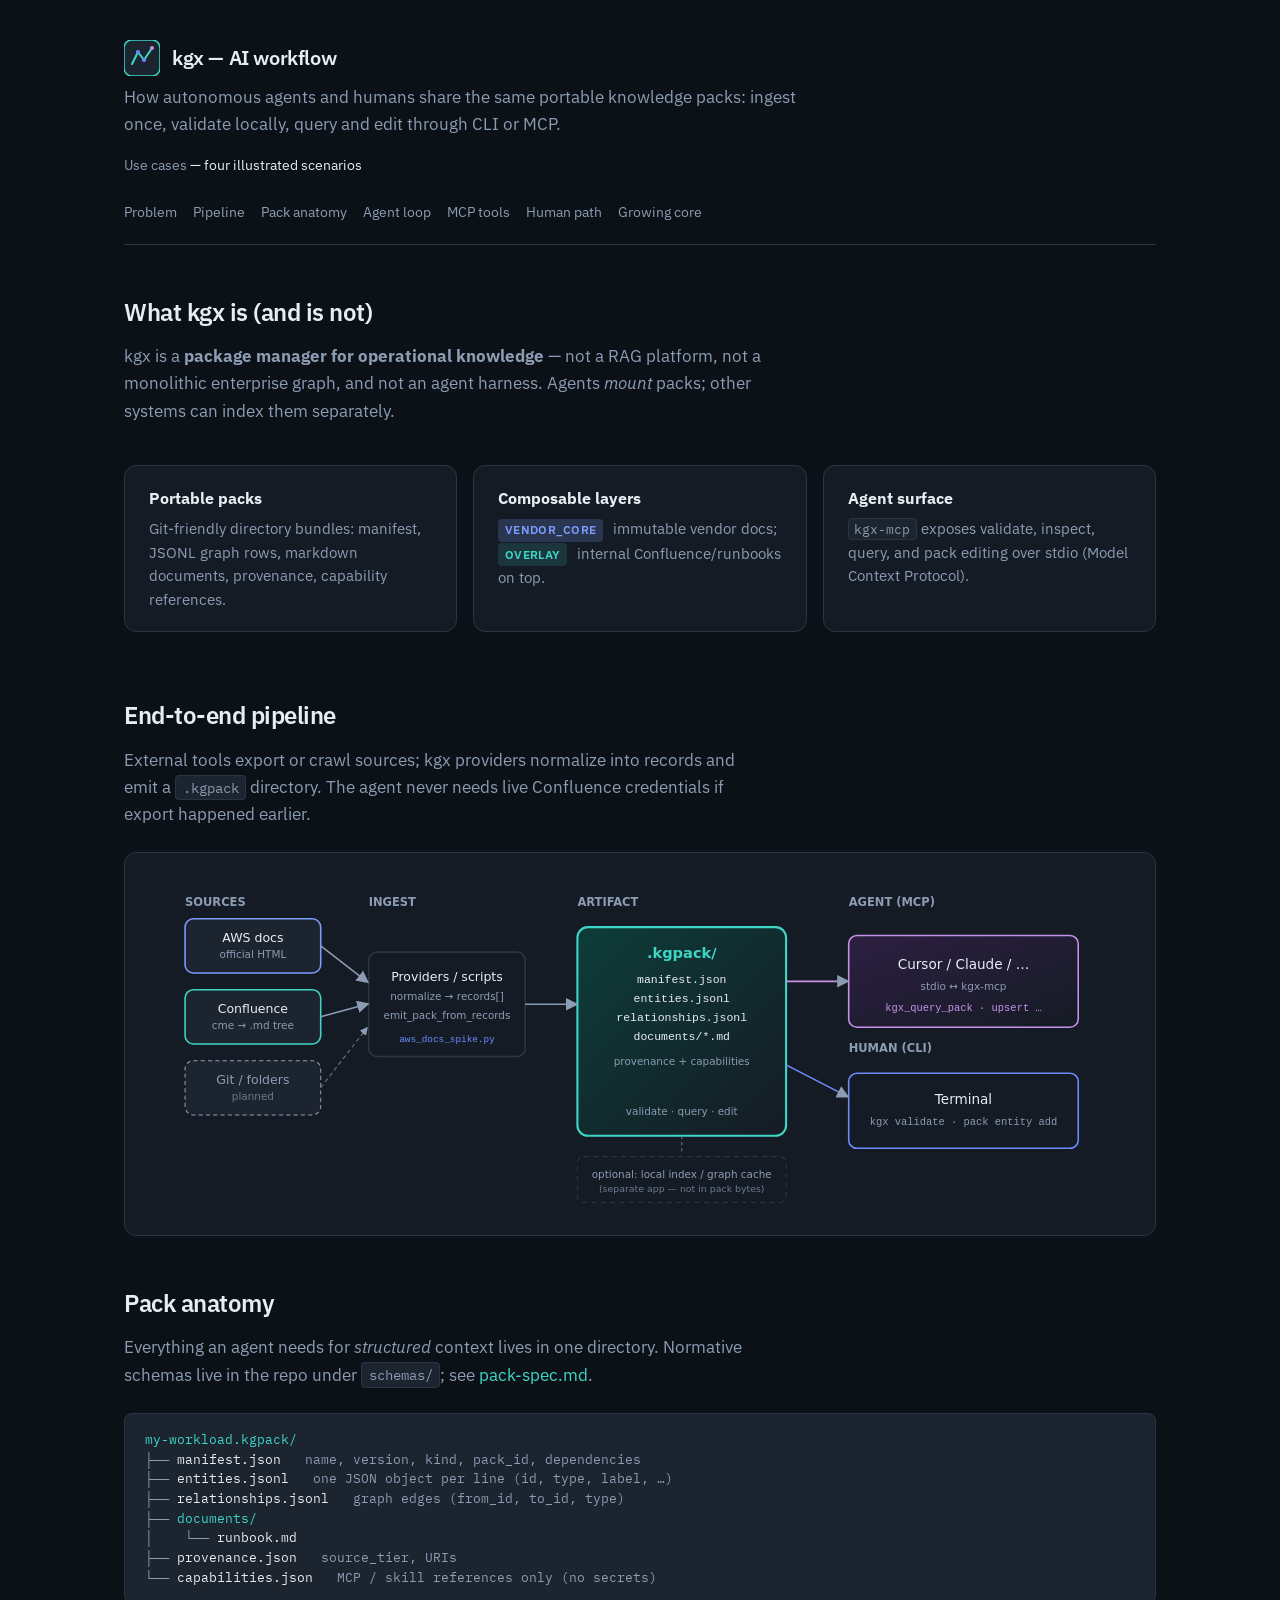
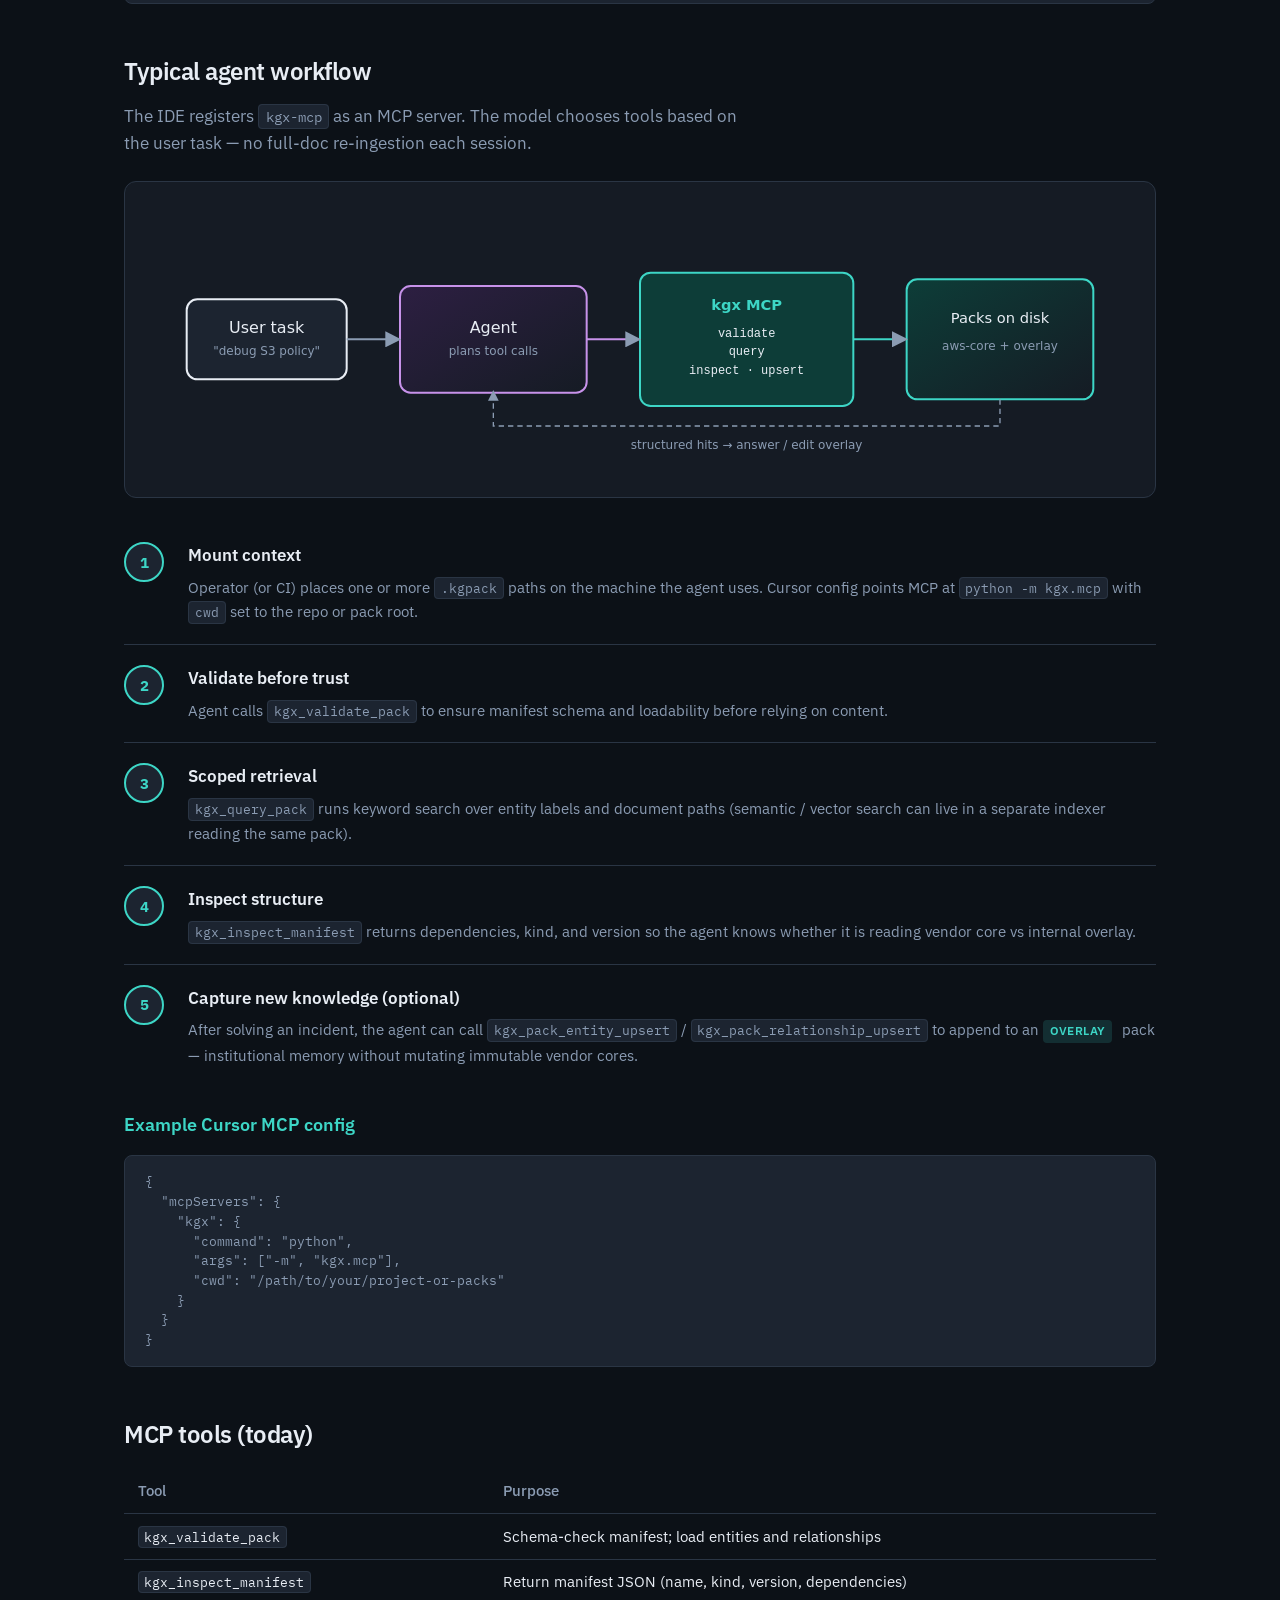
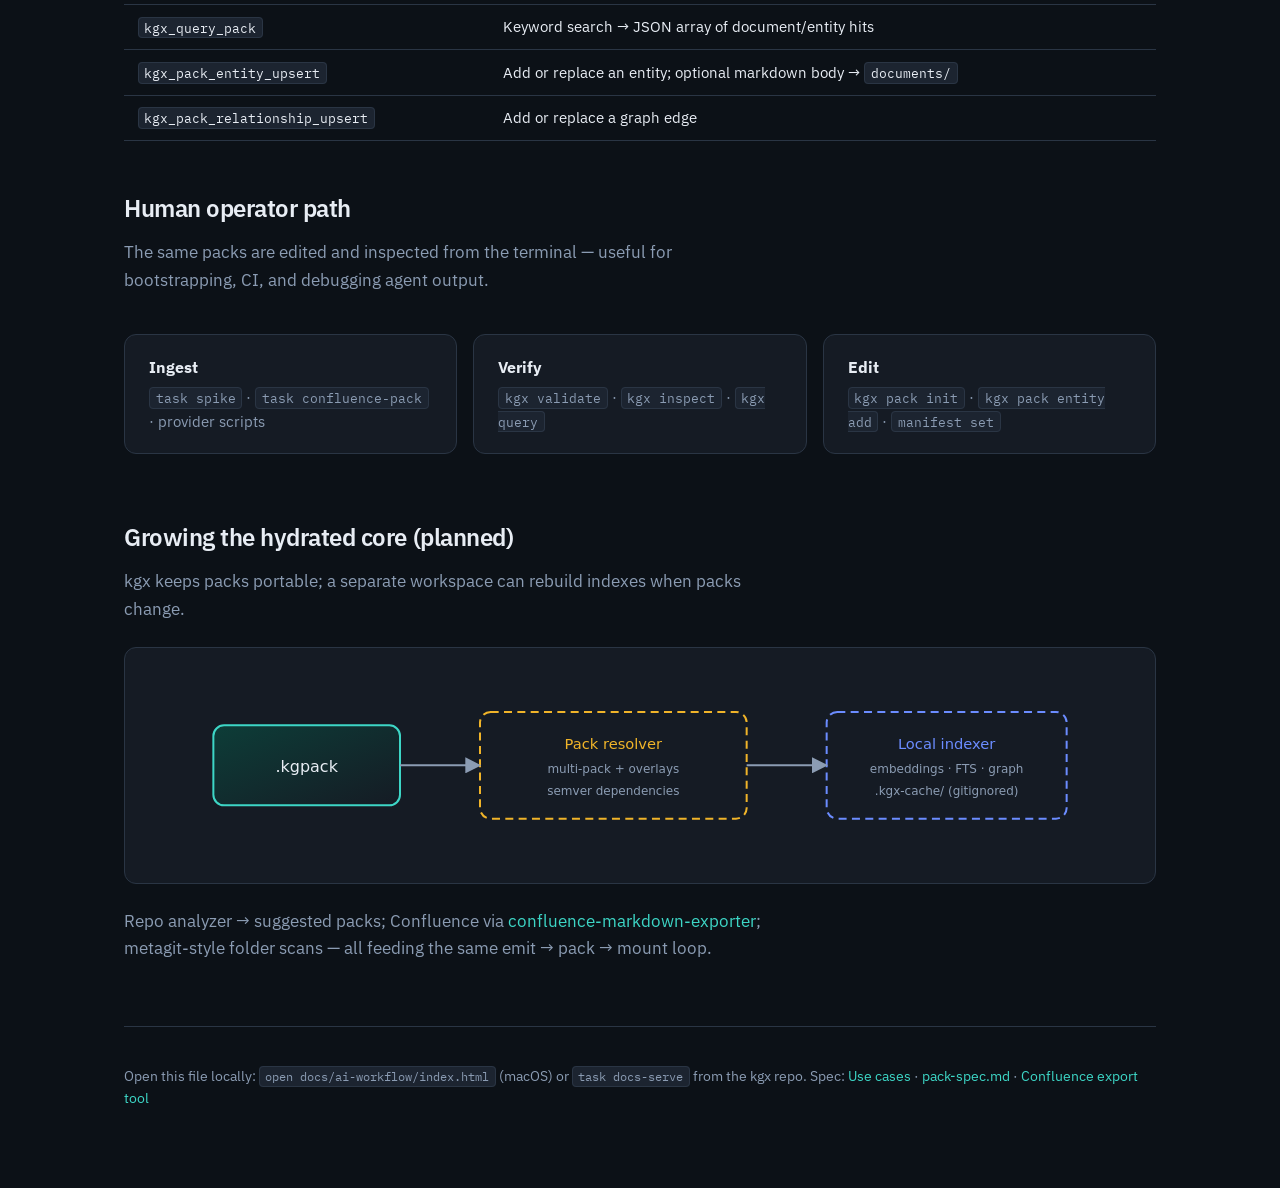
<file: docs/ai-workflow/index.html>
<!DOCTYPE html>
<html lang="en">
  <head>
    <meta charset="utf-8" />
    <meta name="viewport" content="width=device-width, initial-scale=1" />
    <title>kgx — AI workflow guide</title>
    <link rel="preconnect" href="https://fonts.googleapis.com" />
    <link rel="preconnect" href="https://fonts.gstatic.com" crossorigin />
    <link
      href="https://fonts.googleapis.com/css2?family=IBM+Plex+Mono:wght@400;500&family=IBM+Plex+Sans:wght@400;500;600&display=swap"
      rel="stylesheet"
    />
    <link rel="stylesheet" href="styles.css" />
  </head>
  <body>
    <div class="wrap">
      <header class="site">
        <div class="logo">
          <svg width="36" height="36" viewBox="0 0 36 36" aria-hidden="true">
            <rect width="36" height="36" rx="8" fill="#1c2430" stroke="#3dd6c6" stroke-width="1.5" />
            <path
              d="M8 24 L14 12 L20 20 L28 8"
              fill="none"
              stroke="#3dd6c6"
              stroke-width="2"
              stroke-linecap="round"
              stroke-linejoin="round"
            />
            <circle cx="14" cy="12" r="2" fill="#6b8cff" />
            <circle cx="20" cy="20" r="2" fill="#6b8cff" />
            <circle cx="28" cy="8" r="2" fill="#c792ea" />
          </svg>
          <span>kgx — AI workflow</span>
        </div>
        <p class="tagline">
          How autonomous agents and humans share the same portable knowledge packs:
          ingest once, validate locally, query and edit through CLI or MCP.
        </p>
        <p class="nav-site"><a href="use-cases.html">Use cases</a> — four illustrated scenarios</p>
        <nav class="toc" aria-label="On this page">
          <a href="#problem">Problem</a>
          <a href="#pipeline">Pipeline</a>
          <a href="#pack">Pack anatomy</a>
          <a href="#agent">Agent loop</a>
          <a href="#mcp">MCP tools</a>
          <a href="#human">Human path</a>
          <a href="#future">Growing core</a>
        </nav>
      </header>

      <section id="problem">
        <h2>What kgx is (and is not)</h2>
        <p class="lead">
          kgx is a <strong>package manager for operational knowledge</strong> — not a RAG platform,
          not a monolithic enterprise graph, and not an agent harness. Agents <em>mount</em> packs;
          other systems can index them separately.
        </p>
        <div class="card-grid">
          <div class="card">
            <h4>Portable packs</h4>
            <p>
              Git-friendly directory bundles: manifest, JSONL graph rows, markdown documents,
              provenance, capability references.
            </p>
          </div>
          <div class="card">
            <h4>Composable layers</h4>
            <p>
              <span class="badge badge-vendor">vendor_core</span> immutable vendor docs;
              <span class="badge badge-overlay">overlay</span> internal Confluence/runbooks on top.
            </p>
          </div>
          <div class="card">
            <h4>Agent surface</h4>
            <p>
              <code>kgx-mcp</code> exposes validate, inspect, query, and pack editing over stdio
              (Model Context Protocol).
            </p>
          </div>
        </div>
      </section>

      <section id="pipeline">
        <h2>End-to-end pipeline</h2>
        <p class="lead">
          External tools export or crawl sources; kgx providers normalize into records and emit a
          <code>.kgpack</code> directory. The agent never needs live Confluence credentials if
          export happened earlier.
        </p>

        <div class="diagram" role="img" aria-label="Pipeline from sources through kgpack to agent and human">
          <svg viewBox="0 0 920 320" xmlns="http://www.w3.org/2000/svg">
            <defs>
              <marker id="arrow" markerWidth="8" markerHeight="8" refX="6" refY="4" orient="auto">
                <path d="M0,0 L8,4 L0,8 Z" fill="#8b9cb3" />
              </marker>
              <linearGradient id="gVendor" x1="0%" y1="0%" x2="100%" y2="100%">
                <stop offset="0%" stop-color="#1e2a4a" />
                <stop offset="100%" stop-color="#151b24" />
              </linearGradient>
              <linearGradient id="gPack" x1="0%" y1="0%" x2="100%" y2="100%">
                <stop offset="0%" stop-color="#0d3d38" />
                <stop offset="100%" stop-color="#151b24" />
              </linearGradient>
              <linearGradient id="gAgent" x1="0%" y1="0%" x2="100%" y2="100%">
                <stop offset="0%" stop-color="#2d1f42" />
                <stop offset="100%" stop-color="#151b24" />
              </linearGradient>
            </defs>

            <!-- Sources -->
            <text x="24" y="28" fill="#8b9cb3" font-size="11" font-family="system-ui" font-weight="600">SOURCES</text>
            <rect x="24" y="40" width="130" height="52" rx="8" fill="#1c2430" stroke="#7c9cff" stroke-width="1.5" />
            <text x="89" y="62" fill="#e8edf4" font-size="12" text-anchor="middle" font-family="system-ui">AWS docs</text>
            <text x="89" y="78" fill="#8b9cb3" font-size="10" text-anchor="middle" font-family="system-ui">official HTML</text>

            <rect x="24" y="108" width="130" height="52" rx="8" fill="#1c2430" stroke="#3dd6c6" stroke-width="1.5" />
            <text x="89" y="130" fill="#e8edf4" font-size="12" text-anchor="middle" font-family="system-ui">Confluence</text>
            <text x="89" y="146" fill="#8b9cb3" font-size="10" text-anchor="middle" font-family="system-ui">cme → .md tree</text>

            <rect x="24" y="176" width="130" height="52" rx="8" fill="#1c2430" stroke="#8b9cb3" stroke-width="1" stroke-dasharray="4 3" />
            <text x="89" y="198" fill="#8b9cb3" font-size="12" text-anchor="middle" font-family="system-ui">Git / folders</text>
            <text x="89" y="214" fill="#6b7a8f" font-size="10" text-anchor="middle" font-family="system-ui">planned</text>

            <!-- Connectors -->
            <text x="200" y="28" fill="#8b9cb3" font-size="11" font-family="system-ui" font-weight="600">INGEST</text>
            <rect x="200" y="72" width="150" height="100" rx="8" fill="#151b24" stroke="#2a3544" stroke-width="1.5" />
            <text x="275" y="100" fill="#e8edf4" font-size="12" text-anchor="middle" font-family="system-ui">Providers / scripts</text>
            <text x="275" y="118" fill="#8b9cb3" font-size="10" text-anchor="middle" font-family="system-ui">normalize → records[]</text>
            <text x="275" y="136" fill="#8b9cb3" font-size="10" text-anchor="middle" font-family="system-ui">emit_pack_from_records</text>
            <text x="275" y="158" fill="#6b8cff" font-size="9" text-anchor="middle" font-family="monospace">aws_docs_spike.py</text>

            <line x1="154" y1="66" x2="198" y2="100" stroke="#8b9cb3" stroke-width="1.5" marker-end="url(#arrow)" />
            <line x1="154" y1="134" x2="198" y2="122" stroke="#8b9cb3" stroke-width="1.5" marker-end="url(#arrow)" />
            <line x1="154" y1="202" x2="198" y2="145" stroke="#6b7a8f" stroke-width="1" stroke-dasharray="4 3" marker-end="url(#arrow)" />

            <!-- Pack -->
            <text x="400" y="28" fill="#8b9cb3" font-size="11" font-family="system-ui" font-weight="600">ARTIFACT</text>
            <rect x="400" y="48" width="200" height="200" rx="10" fill="url(#gPack)" stroke="#3dd6c6" stroke-width="2" />
            <text x="500" y="78" fill="#3dd6c6" font-size="14" text-anchor="middle" font-family="system-ui" font-weight="600">.kgpack/</text>
            <text x="500" y="102" fill="#e8edf4" font-size="11" text-anchor="middle" font-family="monospace">manifest.json</text>
            <text x="500" y="120" fill="#e8edf4" font-size="11" text-anchor="middle" font-family="monospace">entities.jsonl</text>
            <text x="500" y="138" fill="#e8edf4" font-size="11" text-anchor="middle" font-family="monospace">relationships.jsonl</text>
            <text x="500" y="156" fill="#e8edf4" font-size="11" text-anchor="middle" font-family="monospace">documents/*.md</text>
            <text x="500" y="180" fill="#8b9cb3" font-size="10" text-anchor="middle" font-family="system-ui">provenance + capabilities</text>
            <text x="500" y="228" fill="#8b9cb3" font-size="10" text-anchor="middle" font-family="system-ui">validate · query · edit</text>

            <line x1="350" y1="122" x2="398" y2="122" stroke="#8b9cb3" stroke-width="1.5" marker-end="url(#arrow)" />

            <!-- Agent -->
            <text x="660" y="28" fill="#8b9cb3" font-size="11" font-family="system-ui" font-weight="600">AGENT (MCP)</text>
            <rect x="660" y="56" width="220" height="88" rx="8" fill="url(#gAgent)" stroke="#c792ea" stroke-width="1.5" />
            <text x="770" y="88" fill="#e8edf4" font-size="13" text-anchor="middle" font-family="system-ui">Cursor / Claude / …</text>
            <text x="770" y="108" fill="#8b9cb3" font-size="10" text-anchor="middle" font-family="system-ui">stdio ↔ kgx-mcp</text>
            <text x="770" y="128" fill="#c792ea" font-size="10" text-anchor="middle" font-family="monospace">kgx_query_pack · upsert …</text>

            <!-- Human -->
            <text x="660" y="168" fill="#8b9cb3" font-size="11" font-family="system-ui" font-weight="600">HUMAN (CLI)</text>
            <rect x="660" y="188" width="220" height="72" rx="8" fill="#151b24" stroke="#6b8cff" stroke-width="1.5" />
            <text x="770" y="218" fill="#e8edf4" font-size="13" text-anchor="middle" font-family="system-ui">Terminal</text>
            <text x="770" y="238" fill="#8b9cb3" font-size="10" text-anchor="middle" font-family="monospace">kgx validate · pack entity add</text>

            <line x1="600" y1="100" x2="658" y2="100" stroke="#c792ea" stroke-width="1.5" marker-end="url(#arrow)" />
            <line x1="600" y1="180" x2="658" y2="210" stroke="#6b8cff" stroke-width="1.5" marker-end="url(#arrow)" />

            <!-- Sidecar (future) -->
            <rect x="400" y="268" width="200" height="44" rx="6" fill="#151b24" stroke="#2a3544" stroke-width="1" stroke-dasharray="5 4" />
            <text x="500" y="288" fill="#8b9cb3" font-size="10" text-anchor="middle" font-family="system-ui">optional: local index / graph cache</text>
            <text x="500" y="302" fill="#6b7a8f" font-size="9" text-anchor="middle" font-family="system-ui">(separate app — not in pack bytes)</text>
            <line x1="500" y1="248" x2="500" y2="266" stroke="#6b7a8f" stroke-width="1" stroke-dasharray="3 3" />
          </svg>
        </div>
      </section>

      <section id="pack">
        <h2>Pack anatomy</h2>
        <p class="lead">
          Everything an agent needs for <em>structured</em> context lives in one directory. Normative
          schemas live in the repo under <code>schemas/</code>; see
          <a href="../pack-spec.md">pack-spec.md</a>.
        </p>
        <div class="tree" aria-label="Example pack directory layout">
          <span class="dir">my-workload.kgpack/</span><br />
          ├── <span class="file">manifest.json</span> &nbsp; name, version, kind, pack_id, dependencies<br />
          ├── <span class="file">entities.jsonl</span> &nbsp; one JSON object per line (id, type, label, …)<br />
          ├── <span class="file">relationships.jsonl</span> &nbsp; graph edges (from_id, to_id, type)<br />
          ├── <span class="dir">documents/</span><br />
          │ &nbsp;&nbsp; └── <span class="file">runbook.md</span><br />
          ├── <span class="file">provenance.json</span> &nbsp; source_tier, URIs<br />
          └── <span class="file">capabilities.json</span> &nbsp; MCP / skill references only (no secrets)
        </div>
      </section>

      <section id="agent">
        <h2>Typical agent workflow</h2>
        <p class="lead">
          The IDE registers <code>kgx-mcp</code> as an MCP server. The model chooses tools based on
          the user task — no full-doc re-ingestion each session.
        </p>

        <div class="diagram" role="img" aria-label="Agent decision loop with MCP tools">
          <svg viewBox="0 0 720 200" xmlns="http://www.w3.org/2000/svg">
            <rect x="20" y="70" width="120" height="60" rx="8" fill="#1c2430" stroke="#e8edf4" stroke-width="1.5" />
            <text x="80" y="95" fill="#e8edf4" font-size="12" text-anchor="middle" font-family="system-ui">User task</text>
            <text x="80" y="112" fill="#8b9cb3" font-size="9" text-anchor="middle" font-family="system-ui">"debug S3 policy"</text>

            <rect x="180" y="60" width="140" height="80" rx="8" fill="url(#gAgent)" stroke="#c792ea" stroke-width="1.5" />
            <text x="250" y="95" fill="#e8edf4" font-size="12" text-anchor="middle" font-family="system-ui">Agent</text>
            <text x="250" y="112" fill="#8b9cb3" font-size="9" text-anchor="middle" font-family="system-ui">plans tool calls</text>

            <rect x="360" y="50" width="160" height="100" rx="8" fill="#0d3d38" stroke="#3dd6c6" stroke-width="1.5" />
            <text x="440" y="78" fill="#3dd6c6" font-size="11" text-anchor="middle" font-family="system-ui" font-weight="600">kgx MCP</text>
            <text x="440" y="98" fill="#e8edf4" font-size="9" text-anchor="middle" font-family="monospace">validate</text>
            <text x="440" y="112" fill="#e8edf4" font-size="9" text-anchor="middle" font-family="monospace">query</text>
            <text x="440" y="126" fill="#e8edf4" font-size="9" text-anchor="middle" font-family="monospace">inspect · upsert</text>

            <rect x="560" y="55" width="140" height="90" rx="8" fill="url(#gPack)" stroke="#3dd6c6" stroke-width="1.5" />
            <text x="630" y="88" fill="#e8edf4" font-size="11" text-anchor="middle" font-family="system-ui">Packs on disk</text>
            <text x="630" y="108" fill="#8b9cb3" font-size="9" text-anchor="middle" font-family="system-ui">aws-core + overlay</text>

            <path d="M140 100 L178 100" stroke="#8b9cb3" stroke-width="1.5" marker-end="url(#arrow)" />
            <path d="M320 100 L358 100" stroke="#c792ea" stroke-width="1.5" marker-end="url(#arrow)" />
            <path d="M520 100 L558 100" stroke="#3dd6c6" stroke-width="1.5" marker-end="url(#arrow)" />
            <path d="M630 145 L630 165 L250 165 L250 140" fill="none" stroke="#8b9cb3" stroke-width="1" stroke-dasharray="4 3" marker-end="url(#arrow)" />
            <text x="440" y="182" fill="#8b9cb3" font-size="9" text-anchor="middle" font-family="system-ui">structured hits → answer / edit overlay</text>
          </svg>
        </div>

        <ol class="steps">
          <li>
            <div>
              <p class="step-title">Mount context</p>
              <p class="step-body">
                Operator (or CI) places one or more <code>.kgpack</code> paths on the machine the
                agent uses. Cursor config points MCP at <code>python -m kgx.mcp</code> with
                <code>cwd</code> set to the repo or pack root.
              </p>
            </div>
          </li>
          <li>
            <div>
              <p class="step-title">Validate before trust</p>
              <p class="step-body">
                Agent calls <code>kgx_validate_pack</code> to ensure manifest schema and loadability
                before relying on content.
              </p>
            </div>
          </li>
          <li>
            <div>
              <p class="step-title">Scoped retrieval</p>
              <p class="step-body">
                <code>kgx_query_pack</code> runs keyword search over entity labels and document paths
                (semantic / vector search can live in a separate indexer reading the same pack).
              </p>
            </div>
          </li>
          <li>
            <div>
              <p class="step-title">Inspect structure</p>
              <p class="step-body">
                <code>kgx_inspect_manifest</code> returns dependencies, kind, and version so the agent
                knows whether it is reading vendor core vs internal overlay.
              </p>
            </div>
          </li>
          <li>
            <div>
              <p class="step-title">Capture new knowledge (optional)</p>
              <p class="step-body">
                After solving an incident, the agent can call
                <code>kgx_pack_entity_upsert</code> / <code>kgx_pack_relationship_upsert</code> to
                append to an <span class="badge badge-overlay">overlay</span> pack — institutional
                memory without mutating immutable vendor cores.
              </p>
            </div>
          </li>
        </ol>

        <h3>Example Cursor MCP config</h3>
        <pre class="tree"><code>{
  "mcpServers": {
    "kgx": {
      "command": "python",
      "args": ["-m", "kgx.mcp"],
      "cwd": "/path/to/your/project-or-packs"
    }
  }
}</code></pre>
      </section>

      <section id="mcp">
        <h2>MCP tools (today)</h2>
        <table>
          <thead>
            <tr>
              <th>Tool</th>
              <th>Purpose</th>
            </tr>
          </thead>
          <tbody>
            <tr>
              <td><code>kgx_validate_pack</code></td>
              <td>Schema-check manifest; load entities and relationships</td>
            </tr>
            <tr>
              <td><code>kgx_inspect_manifest</code></td>
              <td>Return manifest JSON (name, kind, version, dependencies)</td>
            </tr>
            <tr>
              <td><code>kgx_query_pack</code></td>
              <td>Keyword search → JSON array of document/entity hits</td>
            </tr>
            <tr>
              <td><code>kgx_pack_entity_upsert</code></td>
              <td>Add or replace an entity; optional markdown body → <code>documents/</code></td>
            </tr>
            <tr>
              <td><code>kgx_pack_relationship_upsert</code></td>
              <td>Add or replace a graph edge</td>
            </tr>
          </tbody>
        </table>
      </section>

      <section id="human">
        <h2>Human operator path</h2>
        <p class="lead">
          The same packs are edited and inspected from the terminal — useful for bootstrapping,
          CI, and debugging agent output.
        </p>
        <div class="card-grid">
          <div class="card">
            <h4>Ingest</h4>
            <p><code>task spike</code> · <code>task confluence-pack</code> · provider scripts</p>
          </div>
          <div class="card">
            <h4>Verify</h4>
            <p><code>kgx validate</code> · <code>kgx inspect</code> · <code>kgx query</code></p>
          </div>
          <div class="card">
            <h4>Edit</h4>
            <p><code>kgx pack init</code> · <code>kgx pack entity add</code> · <code>manifest set</code></p>
          </div>
        </div>
      </section>

      <section id="future">
        <h2>Growing the hydrated core (planned)</h2>
        <p class="lead">
          kgx keeps packs portable; a separate workspace can rebuild indexes when packs change.
        </p>
        <div class="diagram">
          <svg viewBox="0 0 720 140" xmlns="http://www.w3.org/2000/svg">
            <rect x="40" y="40" width="140" height="60" rx="8" fill="url(#gPack)" stroke="#3dd6c6" stroke-width="1.5" />
            <text x="110" y="75" fill="#e8edf4" font-size="12" text-anchor="middle" font-family="system-ui">.kgpack</text>

            <rect x="240" y="30" width="200" height="80" rx="8" fill="#151b24" stroke="#f0b429" stroke-width="1.5" stroke-dasharray="6 4" />
            <text x="340" y="58" fill="#f0b429" font-size="11" text-anchor="middle" font-family="system-ui">Pack resolver</text>
            <text x="340" y="76" fill="#8b9cb3" font-size="9" text-anchor="middle" font-family="system-ui">multi-pack + overlays</text>
            <text x="340" y="92" fill="#8b9cb3" font-size="9" text-anchor="middle" font-family="system-ui">semver dependencies</text>

            <rect x="500" y="30" width="180" height="80" rx="8" fill="#151b24" stroke="#6b8cff" stroke-width="1.5" stroke-dasharray="6 4" />
            <text x="590" y="58" fill="#6b8cff" font-size="11" text-anchor="middle" font-family="system-ui">Local indexer</text>
            <text x="590" y="76" fill="#8b9cb3" font-size="9" text-anchor="middle" font-family="system-ui">embeddings · FTS · graph</text>
            <text x="590" y="92" fill="#8b9cb3" font-size="9" text-anchor="middle" font-family="system-ui">.kgx-cache/ (gitignored)</text>

            <line x1="180" y1="70" x2="238" y2="70" stroke="#8b9cb3" stroke-width="1.5" marker-end="url(#arrow)" />
            <line x1="440" y1="70" x2="498" y2="70" stroke="#8b9cb3" stroke-width="1.5" marker-end="url(#arrow)" />
          </svg>
        </div>
        <p class="lead" style="margin-top: 0">
          Repo analyzer → suggested packs; Confluence via
          <a href="https://github.com/Spenhouet/confluence-markdown-exporter">confluence-markdown-exporter</a>;
          metagit-style folder scans — all feeding the same emit → pack → mount loop.
        </p>
      </section>

      <footer>
        <p>
          Open this file locally:
          <code>open docs/ai-workflow/index.html</code> (macOS) or
          <code>task docs-serve</code> from the kgx repo. Spec:
          <a href="use-cases.html">Use cases</a> ·
          <a href="../pack-spec.md">pack-spec.md</a> ·
          <a href="https://github.com/Spenhouet/confluence-markdown-exporter">Confluence export tool</a>
        </p>
      </footer>
    </div>
  </body>
</html>
</file>
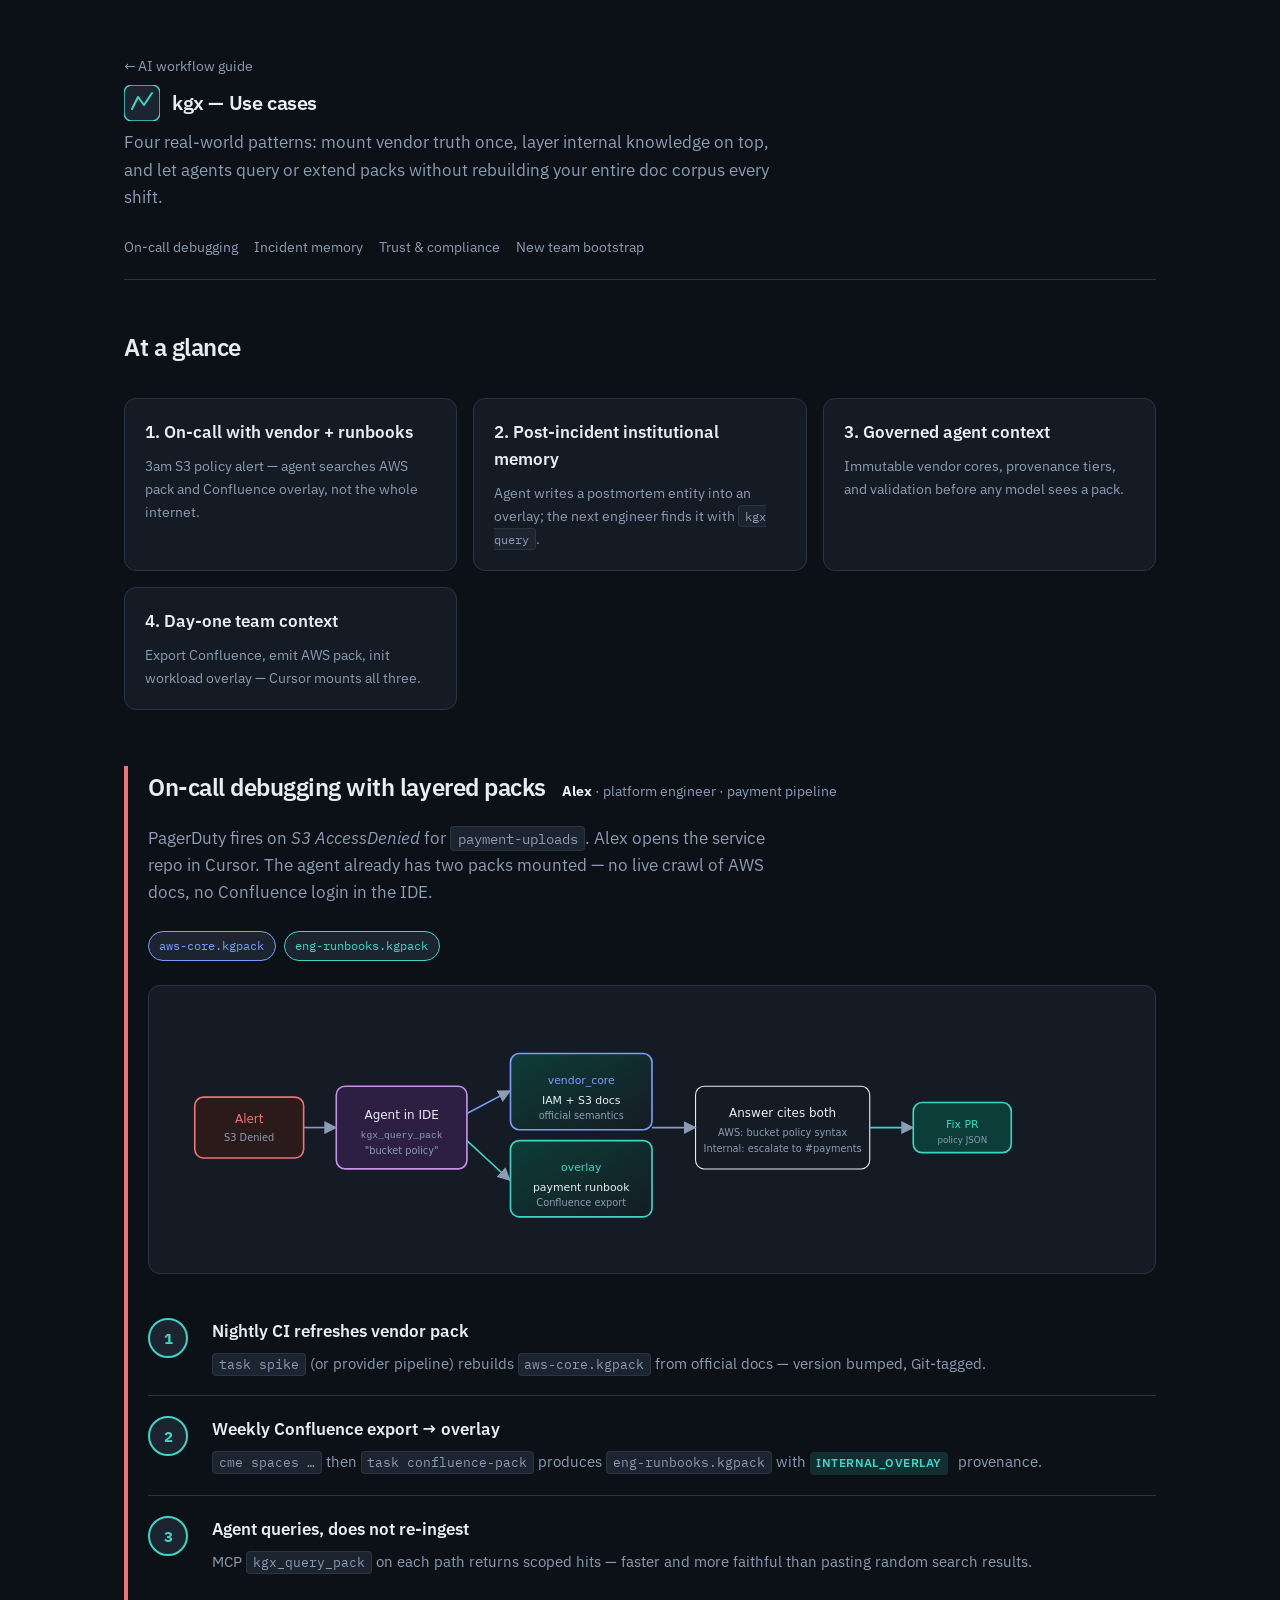
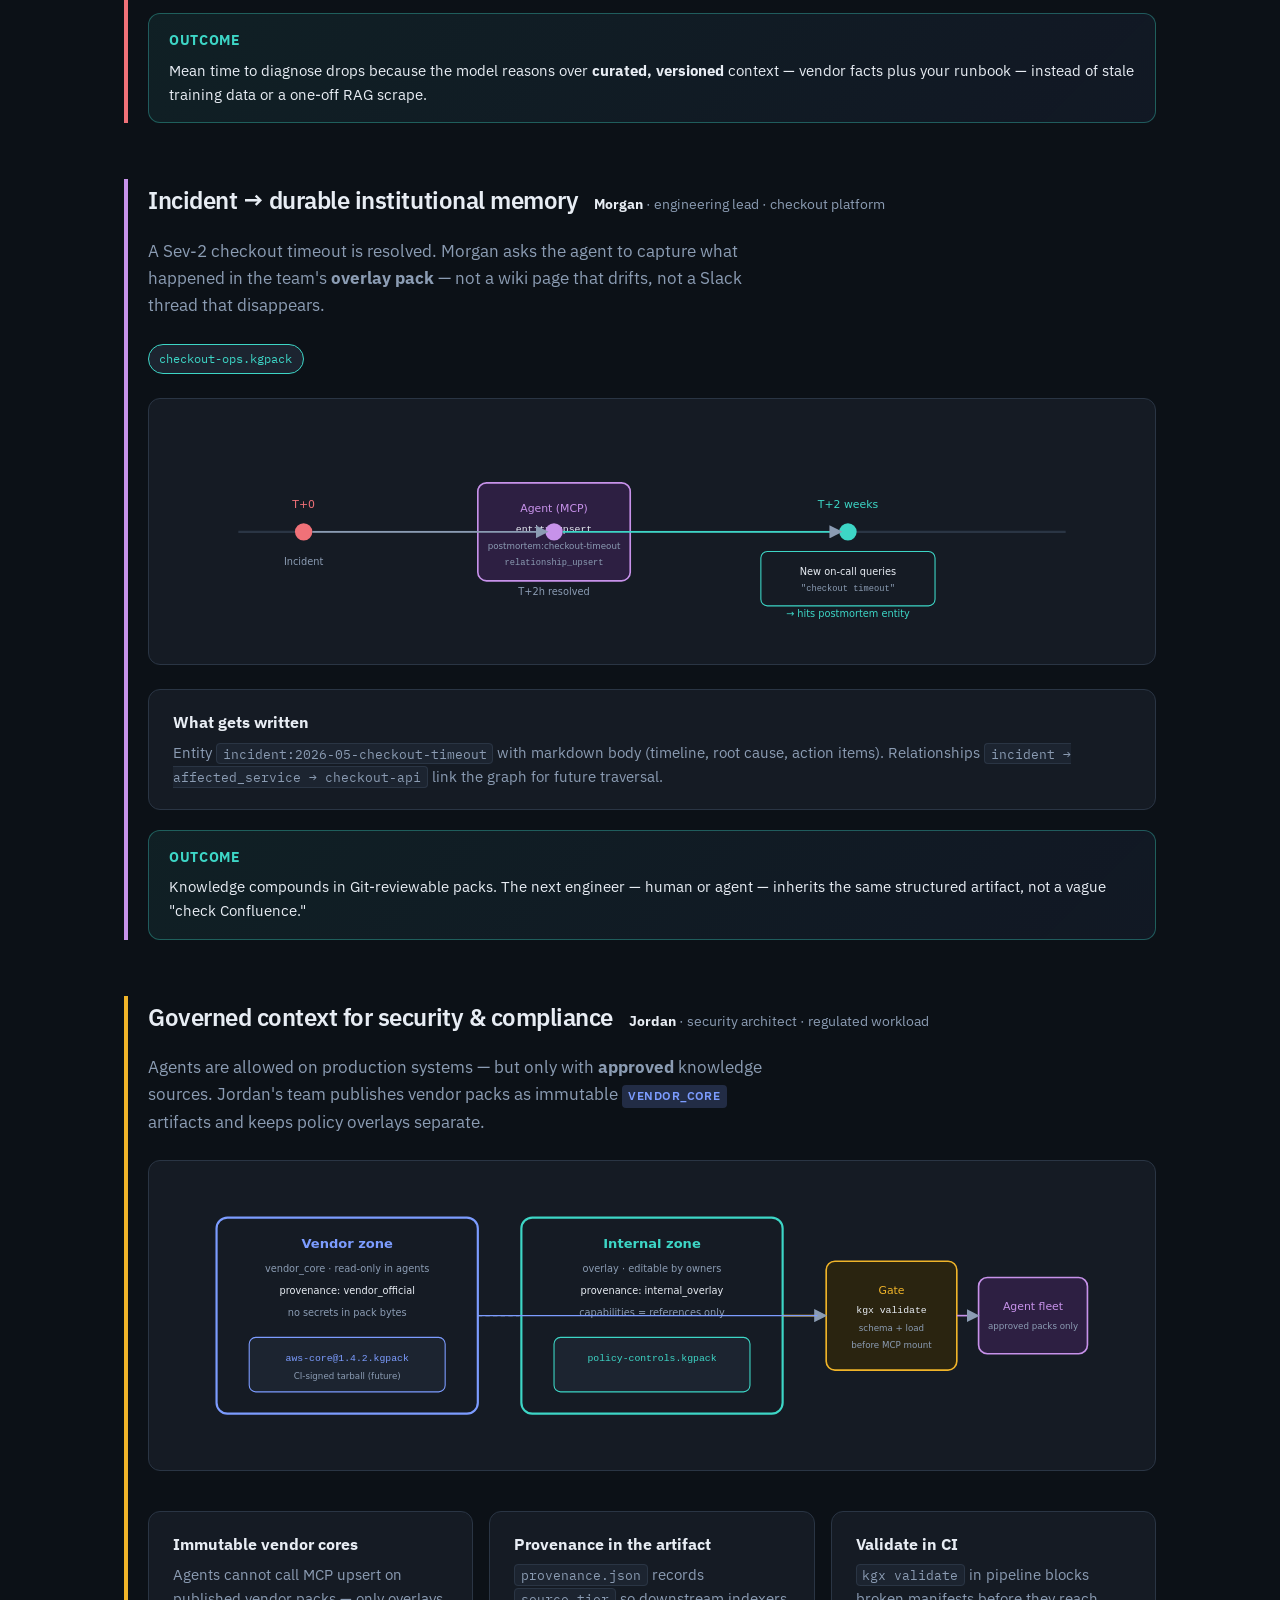
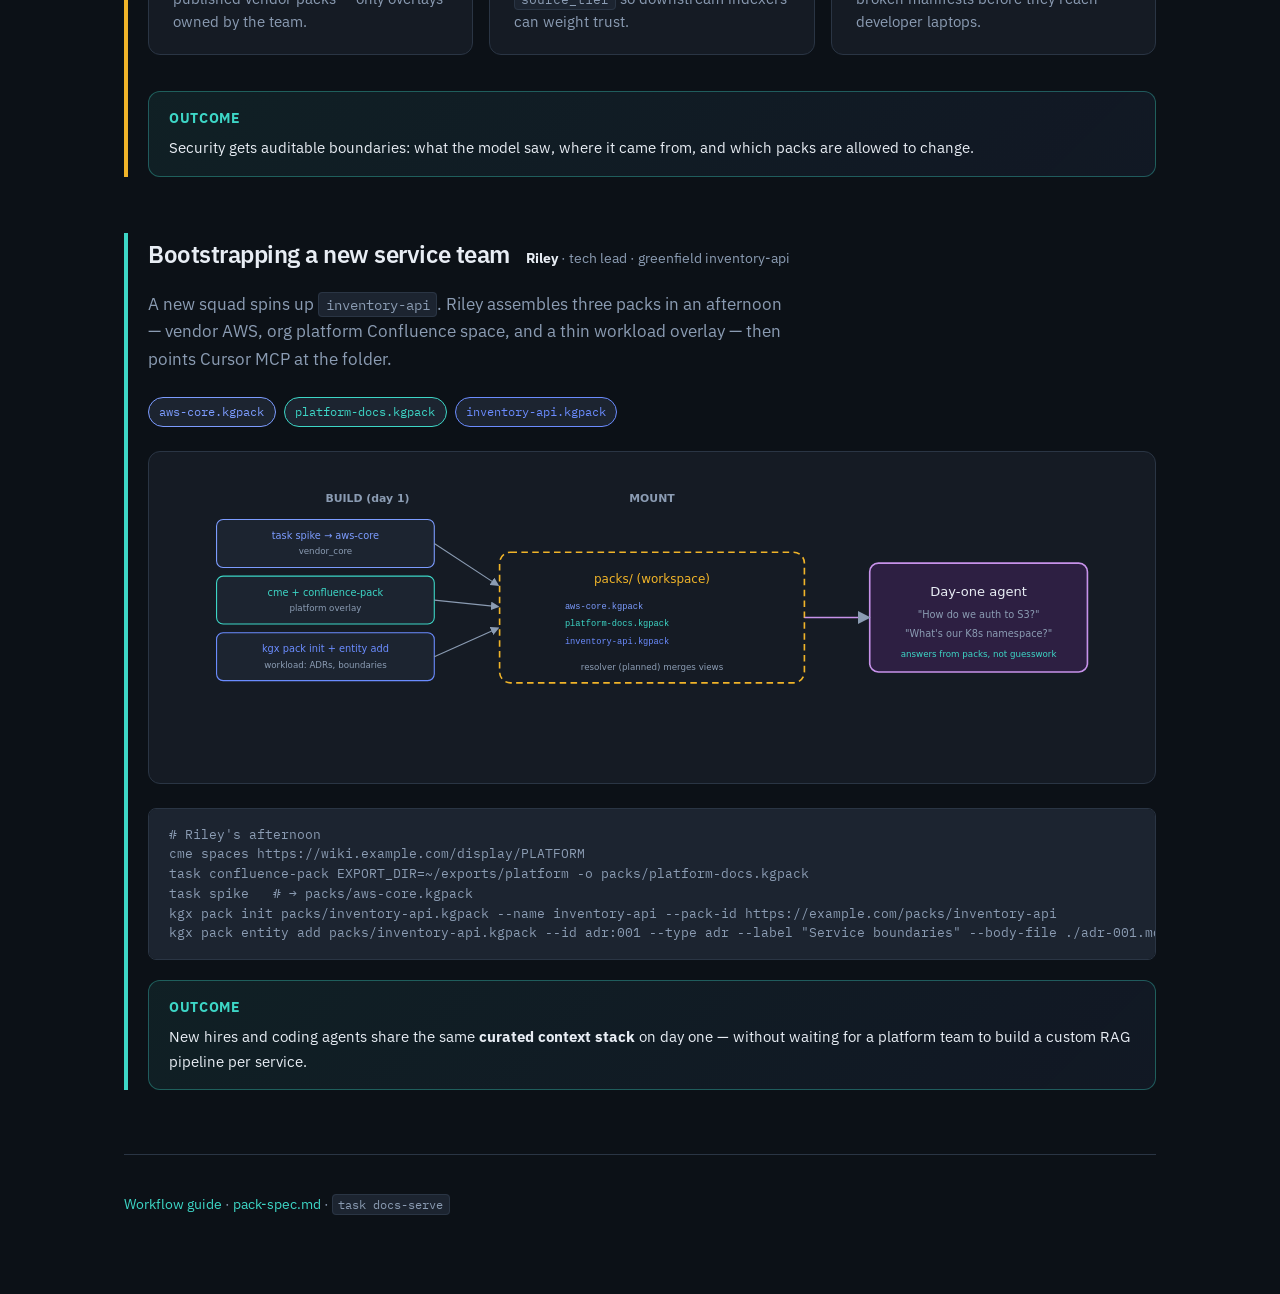
<file: docs/ai-workflow/use-cases.html>
<!DOCTYPE html>
<html lang="en">
  <head>
    <meta charset="utf-8" />
    <meta name="viewport" content="width=device-width, initial-scale=1" />
    <title>kgx — Use cases</title>
    <link rel="preconnect" href="https://fonts.googleapis.com" />
    <link rel="preconnect" href="https://fonts.gstatic.com" crossorigin />
    <link
      href="https://fonts.googleapis.com/css2?family=IBM+Plex+Mono:wght@400;500&family=IBM+Plex+Sans:wght@400;500;600&display=swap"
      rel="stylesheet"
    />
    <link rel="stylesheet" href="styles.css" />
  </head>
  <body>
    <div class="wrap">
      <header class="site">
        <p class="nav-site"><a href="index.html">← AI workflow guide</a></p>
        <div class="logo">
          <svg width="36" height="36" viewBox="0 0 36 36" aria-hidden="true">
            <rect width="36" height="36" rx="8" fill="#1c2430" stroke="#3dd6c6" stroke-width="1.5" />
            <path
              d="M8 24 L14 12 L20 20 L28 8"
              fill="none"
              stroke="#3dd6c6"
              stroke-width="2"
              stroke-linecap="round"
              stroke-linejoin="round"
            />
          </svg>
          <span>kgx — Use cases</span>
        </div>
        <p class="tagline">
          Four real-world patterns: mount vendor truth once, layer internal knowledge on top, and let
          agents query or extend packs without rebuilding your entire doc corpus every shift.
        </p>
        <nav class="toc" aria-label="Use cases">
          <a href="#oncall">On-call debugging</a>
          <a href="#memory">Incident memory</a>
          <a href="#trust">Trust &amp; compliance</a>
          <a href="#bootstrap">New team bootstrap</a>
        </nav>
      </header>

      <section>
        <h2>At a glance</h2>
        <div class="use-case-grid">
          <article class="use-case-card">
            <h3><a href="#oncall">1. On-call with vendor + runbooks</a></h3>
            <p>3am S3 policy alert — agent searches AWS pack and Confluence overlay, not the whole internet.</p>
          </article>
          <article class="use-case-card">
            <h3><a href="#memory">2. Post-incident institutional memory</a></h3>
            <p>Agent writes a postmortem entity into an overlay; the next engineer finds it with <code>kgx query</code>.</p>
          </article>
          <article class="use-case-card">
            <h3><a href="#trust">3. Governed agent context</a></h3>
            <p>Immutable vendor cores, provenance tiers, and validation before any model sees a pack.</p>
          </article>
          <article class="use-case-card">
            <h3><a href="#bootstrap">4. Day-one team context</a></h3>
            <p>Export Confluence, emit AWS pack, init workload overlay — Cursor mounts all three.</p>
          </article>
        </div>
      </section>

      <!-- USE CASE 1 -->
      <article id="oncall" class="use-case uc-oncall">
        <div class="use-case-header">
          <h2>On-call debugging with layered packs</h2>
          <p class="persona"><strong>Alex</strong> · platform engineer · payment pipeline</p>
        </div>
        <p class="lead">
          PagerDuty fires on <em>S3 AccessDenied</em> for <code>payment-uploads</code>. Alex opens the service
          repo in Cursor. The agent already has two packs mounted — no live crawl of AWS docs, no Confluence
          login in the IDE.
        </p>
        <div class="packs-row">
          <span class="pack-pill vendor">aws-core.kgpack</span>
          <span class="pack-pill overlay">eng-runbooks.kgpack</span>
        </div>

        <div class="diagram" role="img" aria-label="On-call flow: alert to agent queries two packs">
          <svg viewBox="0 0 880 220" xmlns="http://www.w3.org/2000/svg">
            <defs>
              <marker id="arr" markerWidth="8" markerHeight="8" refX="6" refY="4" orient="auto">
                <path d="M0,0 L8,4 L0,8 Z" fill="#8b9cb3" />
              </marker>
              <linearGradient id="gPack" x1="0%" y1="0%" x2="100%" y2="100%">
                <stop offset="0%" stop-color="#0d3d38" />
                <stop offset="100%" stop-color="#151b24" />
              </linearGradient>
            </defs>
            <rect x="20" y="80" width="100" height="56" rx="8" fill="#2a1a1a" stroke="#f07178" stroke-width="1.5" />
            <text x="70" y="104" fill="#f07178" font-size="11" text-anchor="middle" font-family="system-ui">Alert</text>
            <text x="70" y="120" fill="#8b9cb3" font-size="9" text-anchor="middle" font-family="system-ui">S3 Denied</text>

            <rect x="150" y="70" width="120" height="76" rx="8" fill="#2d1f42" stroke="#c792ea" stroke-width="1.5" />
            <text x="210" y="100" fill="#e8edf4" font-size="11" text-anchor="middle" font-family="system-ui">Agent in IDE</text>
            <text x="210" y="118" fill="#8b9cb3" font-size="9" text-anchor="middle" font-family="monospace">kgx_query_pack</text>
            <text x="210" y="132" fill="#8b9cb3" font-size="9" text-anchor="middle" font-family="system-ui">"bucket policy"</text>

            <rect x="310" y="40" width="130" height="70" rx="8" fill="url(#gPack)" stroke="#7c9cff" stroke-width="1.5" />
            <text x="375" y="68" fill="#7c9cff" font-size="10" text-anchor="middle" font-family="system-ui">vendor_core</text>
            <text x="375" y="86" fill="#e8edf4" font-size="10" text-anchor="middle" font-family="system-ui">IAM + S3 docs</text>
            <text x="375" y="100" fill="#8b9cb3" font-size="9" text-anchor="middle" font-family="system-ui">official semantics</text>

            <rect x="310" y="120" width="130" height="70" rx="8" fill="url(#gPack)" stroke="#3dd6c6" stroke-width="1.5" />
            <text x="375" y="148" fill="#3dd6c6" font-size="10" text-anchor="middle" font-family="system-ui">overlay</text>
            <text x="375" y="166" fill="#e8edf4" font-size="10" text-anchor="middle" font-family="system-ui">payment runbook</text>
            <text x="375" y="180" fill="#8b9cb3" font-size="9" text-anchor="middle" font-family="system-ui">Confluence export</text>

            <rect x="480" y="70" width="160" height="76" rx="8" fill="#151b24" stroke="#e8edf4" stroke-width="1" />
            <text x="560" y="98" fill="#e8edf4" font-size="11" text-anchor="middle" font-family="system-ui">Answer cites both</text>
            <text x="560" y="116" fill="#8b9cb3" font-size="9" text-anchor="middle" font-family="system-ui">AWS: bucket policy syntax</text>
            <text x="560" y="130" fill="#8b9cb3" font-size="9" text-anchor="middle" font-family="system-ui">Internal: escalate to #payments</text>

            <rect x="680" y="85" width="90" height="46" rx="8" fill="#0d3d38" stroke="#3dd6c6" stroke-width="1.5" />
            <text x="725" y="108" fill="#3dd6c6" font-size="10" text-anchor="middle" font-family="system-ui">Fix PR</text>
            <text x="725" y="122" fill="#8b9cb3" font-size="8" text-anchor="middle" font-family="system-ui">policy JSON</text>

            <line x1="120" y1="108" x2="148" y2="108" stroke="#8b9cb3" stroke-width="1.5" marker-end="url(#arr)" />
            <line x1="270" y1="95" x2="308" y2="75" stroke="#7c9cff" stroke-width="1.5" marker-end="url(#arr)" />
            <line x1="270" y1="120" x2="308" y2="155" stroke="#3dd6c6" stroke-width="1.5" marker-end="url(#arr)" />
            <line x1="440" y1="108" x2="478" y2="108" stroke="#8b9cb3" stroke-width="1.5" marker-end="url(#arr)" />
            <line x1="640" y1="108" x2="678" y2="108" stroke="#3dd6c6" stroke-width="1.5" marker-end="url(#arr)" />
          </svg>
        </div>

        <ol class="steps">
          <li>
            <div>
              <p class="step-title">Nightly CI refreshes vendor pack</p>
              <p class="step-body"><code>task spike</code> (or provider pipeline) rebuilds <code>aws-core.kgpack</code> from official docs — version bumped, Git-tagged.</p>
            </div>
          </li>
          <li>
            <div>
              <p class="step-title">Weekly Confluence export → overlay</p>
              <p class="step-body"><code>cme spaces …</code> then <code>task confluence-pack</code> produces <code>eng-runbooks.kgpack</code> with <span class="badge badge-overlay">internal_overlay</span> provenance.</p>
            </div>
          </li>
          <li>
            <div>
              <p class="step-title">Agent queries, does not re-ingest</p>
              <p class="step-body">MCP <code>kgx_query_pack</code> on each path returns scoped hits — faster and more faithful than pasting random search results.</p>
            </div>
          </li>
        </ol>

        <div class="outcome">
          <h4>Outcome</h4>
          <p>Mean time to diagnose drops because the model reasons over <strong>curated, versioned</strong> context — vendor facts plus your runbook — instead of stale training data or a one-off RAG scrape.</p>
        </div>
      </article>

      <!-- USE CASE 2 -->
      <article id="memory" class="use-case uc-memory">
        <div class="use-case-header">
          <h2>Incident → durable institutional memory</h2>
          <p class="persona"><strong>Morgan</strong> · engineering lead · checkout platform</p>
        </div>
        <p class="lead">
          A Sev-2 checkout timeout is resolved. Morgan asks the agent to capture what happened in the team's
          <strong>overlay pack</strong> — not a wiki page that drifts, not a Slack thread that disappears.
        </p>
        <div class="packs-row">
          <span class="pack-pill overlay">checkout-ops.kgpack</span>
        </div>

        <div class="diagram" role="img" aria-label="Timeline: incident, agent upsert, future query finds postmortem">
          <svg viewBox="0 0 880 200" xmlns="http://www.w3.org/2000/svg">
            <defs>
              <marker id="arr2" markerWidth="8" markerHeight="8" refX="6" refY="4" orient="auto">
                <path d="M0,0 L8,4 L0,8 Z" fill="#8b9cb3" />
              </marker>
            </defs>
            <line x1="60" y1="100" x2="820" y2="100" stroke="#2a3544" stroke-width="2" />

            <circle cx="120" cy="100" r="8" fill="#f07178" />
            <text x="120" y="78" fill="#f07178" font-size="10" text-anchor="middle" font-family="system-ui">T+0</text>
            <text x="120" y="130" fill="#8b9cb3" font-size="9" text-anchor="middle" font-family="system-ui">Incident</text>

            <rect x="280" y="55" width="140" height="90" rx="8" fill="#2d1f42" stroke="#c792ea" stroke-width="1.5" />
            <text x="350" y="82" fill="#c792ea" font-size="10" text-anchor="middle" font-family="system-ui">Agent (MCP)</text>
            <text x="350" y="100" fill="#e8edf4" font-size="9" text-anchor="middle" font-family="monospace">entity_upsert</text>
            <text x="350" y="116" fill="#8b9cb3" font-size="8" text-anchor="middle" font-family="system-ui">postmortem:checkout-timeout</text>
            <text x="350" y="130" fill="#8b9cb3" font-size="8" text-anchor="middle" font-family="monospace">relationship_upsert</text>

            <circle cx="350" cy="100" r="8" fill="#c792ea" />
            <text x="350" y="158" fill="#8b9cb3" font-size="9" text-anchor="middle" font-family="system-ui">T+2h resolved</text>

            <circle cx="620" cy="100" r="8" fill="#3dd6c6" />
            <text x="620" y="78" fill="#3dd6c6" font-size="10" text-anchor="middle" font-family="system-ui">T+2 weeks</text>
            <rect x="540" y="118" width="160" height="50" rx="6" fill="#151b24" stroke="#3dd6c6" stroke-width="1" />
            <text x="620" y="140" fill="#e8edf4" font-size="9" text-anchor="middle" font-family="system-ui">New on-call queries</text>
            <text x="620" y="154" fill="#8b9cb3" font-size="8" text-anchor="middle" font-family="monospace">"checkout timeout"</text>
            <text x="620" y="178" fill="#3dd6c6" font-size="9" text-anchor="middle" font-family="system-ui">→ hits postmortem entity</text>

            <line x1="128" y1="100" x2="342" y2="100" stroke="#8b9cb3" stroke-width="1.5" marker-end="url(#arr2)" />
            <line x1="358" y1="100" x2="612" y2="100" stroke="#3dd6c6" stroke-width="1.5" marker-end="url(#arr2)" />
          </svg>
        </div>

        <div class="card">
          <h4>What gets written</h4>
          <p style="margin:0;color:var(--muted);font-size:0.92rem">
            Entity <code>incident:2026-05-checkout-timeout</code> with markdown body (timeline, root cause, action items).
            Relationships <code>incident → affected_service → checkout-api</code> link the graph for future traversal.
          </p>
        </div>

        <div class="outcome">
          <h4>Outcome</h4>
          <p>Knowledge compounds in Git-reviewable packs. The next engineer — human or agent — inherits the same structured artifact, not a vague "check Confluence."</p>
        </div>
      </article>

      <!-- USE CASE 3 -->
      <article id="trust" class="use-case uc-trust">
        <div class="use-case-header">
          <h2>Governed context for security &amp; compliance</h2>
          <p class="persona"><strong>Jordan</strong> · security architect · regulated workload</p>
        </div>
        <p class="lead">
          Agents are allowed on production systems — but only with <strong>approved</strong> knowledge sources.
          Jordan's team publishes vendor packs as immutable <span class="badge badge-vendor">vendor_core</span> artifacts
          and keeps policy overlays separate.
        </p>

        <div class="diagram" role="img" aria-label="Trust zones: vendor immutable, overlay internal, validate gate">
          <svg viewBox="0 0 880 240" xmlns="http://www.w3.org/2000/svg">
            <defs>
              <marker id="arr3" markerWidth="8" markerHeight="8" refX="6" refY="4" orient="auto">
                <path d="M0,0 L8,4 L0,8 Z" fill="#8b9cb3" />
              </marker>
            </defs>
            <rect x="40" y="30" width="240" height="180" rx="10" fill="#151b24" stroke="#7c9cff" stroke-width="2" />
            <text x="160" y="58" fill="#7c9cff" font-size="12" text-anchor="middle" font-family="system-ui" font-weight="600">Vendor zone</text>
            <text x="160" y="80" fill="#8b9cb3" font-size="9" text-anchor="middle" font-family="system-ui">vendor_core · read-only in agents</text>
            <text x="160" y="100" fill="#e8edf4" font-size="9" text-anchor="middle" font-family="system-ui">provenance: vendor_official</text>
            <text x="160" y="120" fill="#8b9cb3" font-size="9" text-anchor="middle" font-family="system-ui">no secrets in pack bytes</text>
            <rect x="70" y="140" width="180" height="50" rx="6" fill="#1c2430" stroke="#7c9cff" stroke-width="1" />
            <text x="160" y="162" fill="#7c9cff" font-size="9" text-anchor="middle" font-family="monospace">aws-core@1.4.2.kgpack</text>
            <text x="160" y="178" fill="#8b9cb3" font-size="8" text-anchor="middle" font-family="system-ui">CI-signed tarball (future)</text>

            <rect x="320" y="30" width="240" height="180" rx="10" fill="#151b24" stroke="#3dd6c6" stroke-width="2" />
            <text x="440" y="58" fill="#3dd6c6" font-size="12" text-anchor="middle" font-family="system-ui" font-weight="600">Internal zone</text>
            <text x="440" y="80" fill="#8b9cb3" font-size="9" text-anchor="middle" font-family="system-ui">overlay · editable by owners</text>
            <text x="440" y="100" fill="#e8edf4" font-size="9" text-anchor="middle" font-family="system-ui">provenance: internal_overlay</text>
            <text x="440" y="120" fill="#8b9cb3" font-size="9" text-anchor="middle" font-family="system-ui">capabilities = references only</text>
            <rect x="350" y="140" width="180" height="50" rx="6" fill="#1c2430" stroke="#3dd6c6" stroke-width="1" />
            <text x="440" y="162" fill="#3dd6c6" font-size="9" text-anchor="middle" font-family="monospace">policy-controls.kgpack</text>

            <rect x="600" y="70" width="120" height="100" rx="8" fill="#2a2410" stroke="#f0b429" stroke-width="1.5" />
            <text x="660" y="100" fill="#f0b429" font-size="10" text-anchor="middle" font-family="system-ui">Gate</text>
            <text x="660" y="118" fill="#e8edf4" font-size="9" text-anchor="middle" font-family="monospace">kgx validate</text>
            <text x="660" y="134" fill="#8b9cb3" font-size="8" text-anchor="middle" font-family="system-ui">schema + load</text>
            <text x="660" y="150" fill="#8b9cb3" font-size="8" text-anchor="middle" font-family="system-ui">before MCP mount</text>

            <rect x="740" y="85" width="100" height="70" rx="8" fill="#2d1f42" stroke="#c792ea" stroke-width="1.5" />
            <text x="790" y="115" fill="#c792ea" font-size="10" text-anchor="middle" font-family="system-ui">Agent fleet</text>
            <text x="790" y="132" fill="#8b9cb3" font-size="8" text-anchor="middle" font-family="system-ui">approved packs only</text>

            <line x1="280" y1="120" x2="318" y2="120" stroke="#8b9cb3" stroke-width="1" stroke-dasharray="4 3" />
            <line x1="560" y1="120" x2="598" y2="120" stroke="#f0b429" stroke-width="1.5" marker-end="url(#arr3)" />
            <line x1="720" y1="120" x2="738" y2="120" stroke="#c792ea" stroke-width="1.5" marker-end="url(#arr3)" />
            <line x1="280" y1="120" x2="598" y2="120" stroke="#7c9cff" stroke-width="1" marker-end="url(#arr3)" />
          </svg>
        </div>

        <div class="card-grid">
          <div class="card">
            <h4>Immutable vendor cores</h4>
            <p>Agents cannot call MCP upsert on published vendor packs — only overlays owned by the team.</p>
          </div>
          <div class="card">
            <h4>Provenance in the artifact</h4>
            <p><code>provenance.json</code> records <code>source_tier</code> so downstream indexers can weight trust.</p>
          </div>
          <div class="card">
            <h4>Validate in CI</h4>
            <p><code>kgx validate</code> in pipeline blocks broken manifests before they reach developer laptops.</p>
          </div>
        </div>

        <div class="outcome">
          <h4>Outcome</h4>
          <p>Security gets auditable boundaries: what the model saw, where it came from, and which packs are allowed to change.</p>
        </div>
      </article>

      <!-- USE CASE 4 -->
      <article id="bootstrap" class="use-case uc-bootstrap">
        <div class="use-case-header">
          <h2>Bootstrapping a new service team</h2>
          <p class="persona"><strong>Riley</strong> · tech lead · greenfield inventory-api</p>
        </div>
        <p class="lead">
          A new squad spins up <code>inventory-api</code>. Riley assembles three packs in an afternoon — vendor AWS,
          org platform Confluence space, and a thin workload overlay — then points Cursor MCP at the folder.
        </p>
        <div class="packs-row">
          <span class="pack-pill vendor">aws-core.kgpack</span>
          <span class="pack-pill overlay">platform-docs.kgpack</span>
          <span class="pack-pill workload">inventory-api.kgpack</span>
        </div>

        <div class="diagram" role="img" aria-label="Three packs composed for new team agent context">
          <svg viewBox="0 0 880 260" xmlns="http://www.w3.org/2000/svg">
            <defs>
              <marker id="arr4" markerWidth="8" markerHeight="8" refX="6" refY="4" orient="auto">
                <path d="M0,0 L8,4 L0,8 Z" fill="#8b9cb3" />
              </marker>
              <linearGradient id="gPack" x1="0%" y1="0%" x2="100%" y2="100%">
                <stop offset="0%" stop-color="#0d3d38" />
                <stop offset="100%" stop-color="#151b24" />
              </linearGradient>
            </defs>

            <text x="140" y="24" fill="#8b9cb3" font-size="10" font-family="system-ui" font-weight="600">BUILD (day 1)</text>
            <rect x="40" y="40" width="200" height="44" rx="6" fill="#1c2430" stroke="#7c9cff" stroke-width="1" />
            <text x="140" y="58" fill="#7c9cff" font-size="9" text-anchor="middle" font-family="system-ui">task spike → aws-core</text>
            <text x="140" y="72" fill="#8b9cb3" font-size="8" text-anchor="middle" font-family="system-ui">vendor_core</text>

            <rect x="40" y="92" width="200" height="44" rx="6" fill="#1c2430" stroke="#3dd6c6" stroke-width="1" />
            <text x="140" y="110" fill="#3dd6c6" font-size="9" text-anchor="middle" font-family="system-ui">cme + confluence-pack</text>
            <text x="140" y="124" fill="#8b9cb3" font-size="8" text-anchor="middle" font-family="system-ui">platform overlay</text>

            <rect x="40" y="144" width="200" height="44" rx="6" fill="#1c2430" stroke="#6b8cff" stroke-width="1" />
            <text x="140" y="162" fill="#6b8cff" font-size="9" text-anchor="middle" font-family="system-ui">kgx pack init + entity add</text>
            <text x="140" y="176" fill="#8b9cb3" font-size="8" text-anchor="middle" font-family="system-ui">workload: ADRs, boundaries</text>

            <text x="440" y="24" fill="#8b9cb3" font-size="10" text-anchor="middle" font-family="system-ui" font-weight="600">MOUNT</text>
            <rect x="300" y="70" width="280" height="120" rx="10" fill="#151b24" stroke="#f0b429" stroke-width="1.5" stroke-dasharray="6 4" />
            <text x="440" y="98" fill="#f0b429" font-size="11" text-anchor="middle" font-family="system-ui">packs/ (workspace)</text>
            <text x="360" y="122" fill="#7c9cff" font-size="8" font-family="monospace">aws-core.kgpack</text>
            <text x="360" y="138" fill="#3dd6c6" font-size="8" font-family="monospace">platform-docs.kgpack</text>
            <text x="360" y="154" fill="#6b8cff" font-size="8" font-family="monospace">inventory-api.kgpack</text>
            <text x="440" y="178" fill="#8b9cb3" font-size="8" text-anchor="middle" font-family="system-ui">resolver (planned) merges views</text>

            <rect x="640" y="80" width="200" height="100" rx="8" fill="#2d1f42" stroke="#c792ea" stroke-width="1.5" />
            <text x="740" y="110" fill="#e8edf4" font-size="12" text-anchor="middle" font-family="system-ui">Day-one agent</text>
            <text x="740" y="130" fill="#8b9cb3" font-size="9" text-anchor="middle" font-family="system-ui">"How do we auth to S3?"</text>
            <text x="740" y="148" fill="#8b9cb3" font-size="9" text-anchor="middle" font-family="system-ui">"What's our K8s namespace?"</text>
            <text x="740" y="166" fill="#3dd6c6" font-size="8" text-anchor="middle" font-family="system-ui">answers from packs, not guesswork</text>

            <line x1="240" y1="62" x2="298" y2="100" stroke="#8b9cb3" stroke-width="1" marker-end="url(#arr4)" />
            <line x1="240" y1="114" x2="298" y2="120" stroke="#8b9cb3" stroke-width="1" marker-end="url(#arr4)" />
            <line x1="240" y1="166" x2="298" y2="140" stroke="#8b9cb3" stroke-width="1" marker-end="url(#arr4)" />
            <line x1="580" y1="130" x2="638" y2="130" stroke="#c792ea" stroke-width="1.5" marker-end="url(#arr4)" />
          </svg>
        </div>

        <pre class="tree"><code># Riley's afternoon
cme spaces https://wiki.example.com/display/PLATFORM
task confluence-pack EXPORT_DIR=~/exports/platform -o packs/platform-docs.kgpack
task spike   # → packs/aws-core.kgpack
kgx pack init packs/inventory-api.kgpack --name inventory-api --pack-id https://example.com/packs/inventory-api
kgx pack entity add packs/inventory-api.kgpack --id adr:001 --type adr --label "Service boundaries" --body-file ./adr-001.md</code></pre>

        <div class="outcome">
          <h4>Outcome</h4>
          <p>New hires and coding agents share the same <strong>curated context stack</strong> on day one — without waiting for a platform team to build a custom RAG pipeline per service.</p>
        </div>
      </article>

      <footer>
        <p>
          <a href="index.html">Workflow guide</a> ·
          <a href="../pack-spec.md">pack-spec.md</a> ·
          <code>task docs-serve</code>
        </p>
      </footer>
    </div>
  </body>
</html>
</file>
<file: docs/ai-workflow/styles.css>
:root {
  --bg: #0c1117;
  --surface: #151b24;
  --surface-2: #1c2430;
  --border: #2a3544;
  --text: #e8edf4;
  --muted: #8b9cb3;
  --accent: #3dd6c6;
  --accent-2: #6b8cff;
  --warn: #f0b429;
  --vendor: #7c9cff;
  --overlay: #3dd6c6;
  --agent: #c792ea;
  --radius: 12px;
  --font: "IBM Plex Sans", system-ui, -apple-system, sans-serif;
  --mono: "IBM Plex Mono", ui-monospace, monospace;
}

* {
  box-sizing: border-box;
}

html {
  scroll-behavior: smooth;
}

body {
  margin: 0;
  font-family: var(--font);
  background: var(--bg);
  color: var(--text);
  line-height: 1.6;
  font-size: 17px;
}

a {
  color: var(--accent);
  text-decoration: none;
}

a:hover {
  text-decoration: underline;
}

.wrap {
  max-width: 1080px;
  margin: 0 auto;
  padding: 0 1.5rem 4rem;
}

header.site {
  padding: 2.5rem 0 1rem;
  border-bottom: 1px solid var(--border);
  margin-bottom: 2rem;
}

.logo {
  display: flex;
  align-items: center;
  gap: 0.75rem;
  font-weight: 600;
  font-size: 1.25rem;
  letter-spacing: -0.02em;
}

.logo svg {
  flex-shrink: 0;
}

.tagline {
  color: var(--muted);
  margin: 0.5rem 0 0;
  max-width: 42rem;
}

nav.toc {
  display: flex;
  flex-wrap: wrap;
  gap: 0.5rem 1rem;
  margin-top: 1.25rem;
  font-size: 0.9rem;
}

nav.toc a {
  color: var(--muted);
  padding: 0.25rem 0;
  border-bottom: 1px solid transparent;
}

nav.toc a:hover {
  color: var(--accent);
  text-decoration: none;
  border-bottom-color: var(--accent);
}

section {
  margin: 3rem 0;
}

h2 {
  font-size: 1.5rem;
  font-weight: 600;
  letter-spacing: -0.02em;
  margin: 0 0 0.75rem;
}

h3 {
  font-size: 1.1rem;
  font-weight: 600;
  margin: 1.5rem 0 0.5rem;
  color: var(--accent);
}

.lead {
  color: var(--muted);
  max-width: 40rem;
  margin: 0 0 1.5rem;
}

.card {
  background: var(--surface);
  border: 1px solid var(--border);
  border-radius: var(--radius);
  padding: 1.25rem 1.5rem;
  margin: 1rem 0;
}

.card-grid {
  display: grid;
  grid-template-columns: repeat(auto-fit, minmax(240px, 1fr));
  gap: 1rem;
  margin: 1.25rem 0;
}

.card h4 {
  margin: 0 0 0.35rem;
  font-size: 1rem;
}

.card p {
  margin: 0;
  font-size: 0.92rem;
  color: var(--muted);
}

.diagram {
  background: var(--surface);
  border: 1px solid var(--border);
  border-radius: var(--radius);
  padding: 1.5rem;
  margin: 1.5rem 0;
  overflow-x: auto;
}

.diagram svg {
  display: block;
  width: 100%;
  max-width: 960px;
  height: auto;
  margin: 0 auto;
}

.steps {
  counter-reset: step;
  list-style: none;
  padding: 0;
  margin: 0;
}

.steps li {
  counter-increment: step;
  display: grid;
  grid-template-columns: 3rem 1fr;
  gap: 1rem;
  padding: 1.25rem 0;
  border-bottom: 1px solid var(--border);
  align-items: start;
}

.steps li:last-child {
  border-bottom: none;
}

.steps li::before {
  content: counter(step);
  display: flex;
  align-items: center;
  justify-content: center;
  width: 2.25rem;
  height: 2.25rem;
  border-radius: 50%;
  background: var(--surface-2);
  border: 2px solid var(--accent);
  color: var(--accent);
  font-weight: 700;
  font-size: 0.95rem;
}

.step-title {
  font-weight: 600;
  margin: 0 0 0.35rem;
}

.step-body {
  margin: 0;
  color: var(--muted);
  font-size: 0.95rem;
}

code,
.kbd {
  font-family: var(--mono);
  font-size: 0.85em;
  background: var(--surface-2);
  padding: 0.15em 0.45em;
  border-radius: 4px;
  border: 1px solid var(--border);
}

table {
  width: 100%;
  border-collapse: collapse;
  font-size: 0.92rem;
  margin: 1rem 0;
}

th,
td {
  text-align: left;
  padding: 0.65rem 0.85rem;
  border-bottom: 1px solid var(--border);
}

th {
  color: var(--muted);
  font-weight: 500;
}

.badge {
  display: inline-block;
  font-size: 0.72rem;
  font-weight: 600;
  text-transform: uppercase;
  letter-spacing: 0.04em;
  padding: 0.2em 0.55em;
  border-radius: 4px;
  margin-right: 0.35rem;
}

.badge-vendor {
  background: rgba(124, 156, 255, 0.2);
  color: var(--vendor);
}

.badge-overlay {
  background: rgba(61, 214, 198, 0.15);
  color: var(--overlay);
}

.badge-agent {
  background: rgba(199, 146, 234, 0.2);
  color: var(--agent);
}

.tree {
  font-family: var(--mono);
  font-size: 0.82rem;
  line-height: 1.5;
  color: var(--muted);
  background: var(--surface-2);
  padding: 1rem 1.25rem;
  border-radius: 8px;
  border: 1px solid var(--border);
  overflow-x: auto;
}

.tree .dir {
  color: var(--accent);
}

.tree .file {
  color: var(--text);
}

pre.tree {
  margin: 1rem 0;
}

pre.tree code {
  display: block;
  white-space: pre;
  background: transparent;
  border: none;
  padding: 0;
  font-size: inherit;
  color: inherit;
}

footer {
  margin-top: 4rem;
  padding-top: 1.5rem;
  border-top: 1px solid var(--border);
  font-size: 0.88rem;
  color: var(--muted);
}

.nav-site {
  font-size: 0.9rem;
  margin-bottom: 0.5rem;
}

.nav-site a {
  color: var(--muted);
}

.use-case {
  border-left: 4px solid var(--border);
  padding-left: 1.25rem;
  margin: 3.5rem 0;
}

.use-case.uc-oncall {
  border-left-color: #f07178;
}

.use-case.uc-memory {
  border-left-color: var(--agent);
}

.use-case.uc-trust {
  border-left-color: var(--warn);
}

.use-case.uc-bootstrap {
  border-left-color: var(--accent);
}

.use-case-header {
  display: flex;
  flex-wrap: wrap;
  align-items: baseline;
  gap: 0.5rem 1rem;
  margin-bottom: 0.5rem;
}

.use-case-header h2 {
  margin: 0;
}

.persona {
  font-size: 0.88rem;
  color: var(--muted);
}

.persona strong {
  color: var(--text);
}

.outcome {
  background: linear-gradient(135deg, rgba(61, 214, 198, 0.08), rgba(107, 140, 255, 0.06));
  border: 1px solid rgba(61, 214, 198, 0.35);
  border-radius: var(--radius);
  padding: 1rem 1.25rem;
  margin: 1.25rem 0 0;
}

.outcome h4 {
  margin: 0 0 0.35rem;
  font-size: 0.85rem;
  text-transform: uppercase;
  letter-spacing: 0.05em;
  color: var(--accent);
}

.outcome p {
  margin: 0;
  font-size: 0.95rem;
}

.packs-row {
  display: flex;
  flex-wrap: wrap;
  gap: 0.5rem;
  margin: 0.75rem 0 1rem;
}

.pack-pill {
  font-family: var(--mono);
  font-size: 0.78rem;
  padding: 0.25rem 0.65rem;
  border-radius: 999px;
  border: 1px solid var(--border);
  background: var(--surface-2);
}

.pack-pill.vendor {
  border-color: var(--vendor);
  color: var(--vendor);
}

.pack-pill.overlay {
  border-color: var(--overlay);
  color: var(--overlay);
}

.pack-pill.workload {
  border-color: var(--accent-2);
  color: var(--accent-2);
}

.use-case-grid {
  display: grid;
  grid-template-columns: repeat(auto-fit, minmax(280px, 1fr));
  gap: 1rem;
  margin: 2rem 0 3rem;
}

.use-case-card {
  background: var(--surface);
  border: 1px solid var(--border);
  border-radius: var(--radius);
  padding: 1.25rem;
  transition: border-color 0.15s ease;
}

.use-case-card:hover {
  border-color: var(--accent);
}

.use-case-card h3 {
  margin: 0 0 0.5rem;
  font-size: 1.05rem;
  color: var(--text);
}

.use-case-card h3 a {
  color: inherit;
  text-decoration: none;
}

.use-case-card h3 a:hover {
  color: var(--accent);
}

.use-case-card p {
  margin: 0;
  font-size: 0.9rem;
  color: var(--muted);
}

@media (max-width: 640px) {
  .steps li {
    grid-template-columns: 1fr;
  }

  .steps li::before {
    margin-bottom: 0.25rem;
  }
}
</file>
